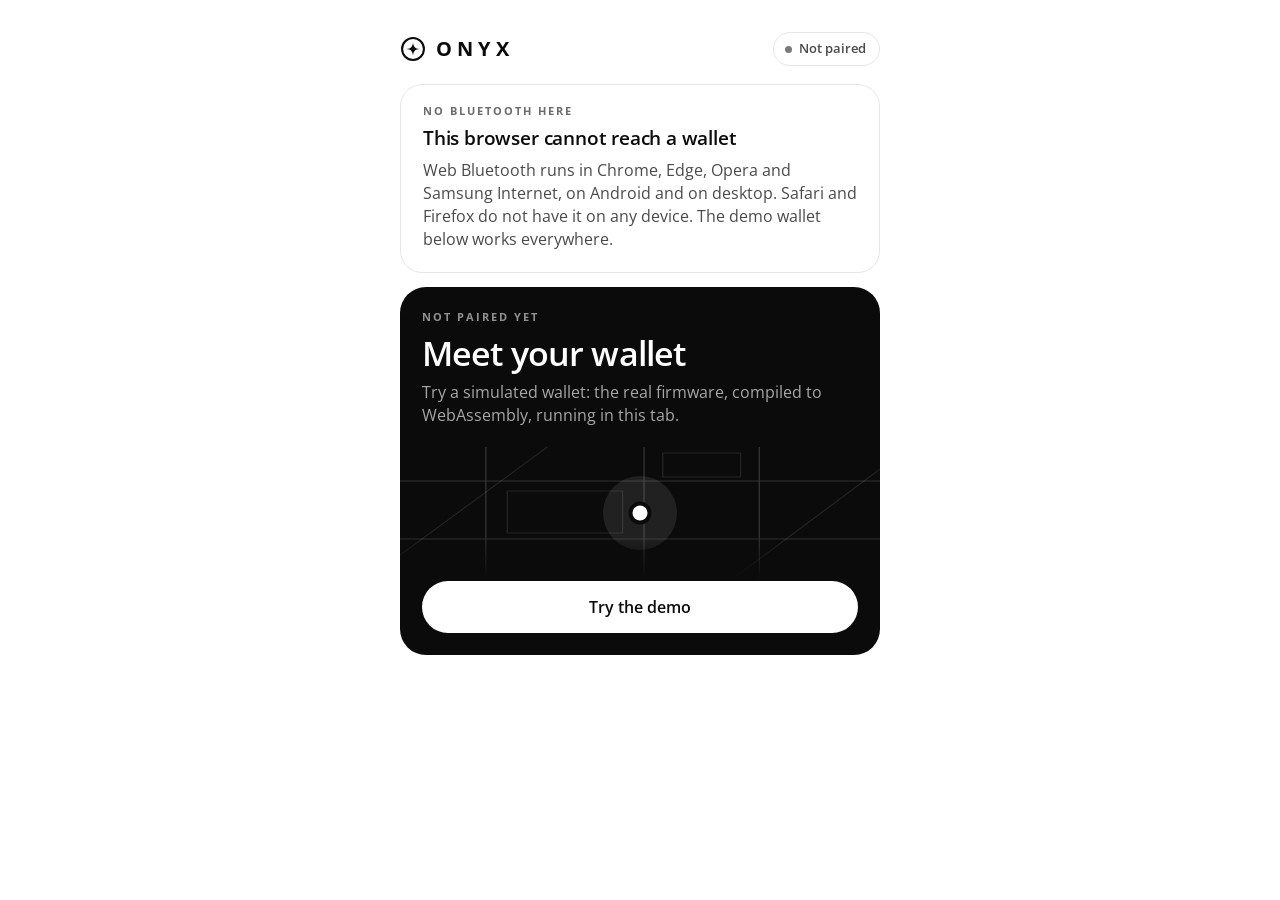
<file: mono_app/index.html>
<!doctype html>
<html lang="en">
<head>
<meta charset="utf-8">
<meta name="viewport" content="width=device-width,initial-scale=1,viewport-fit=cover">
<meta name="color-scheme" content="light dark">
<meta name="theme-color" content="#FFFFFF" media="(prefers-color-scheme: light)">
<meta name="theme-color" content="#0B0B0B" media="(prefers-color-scheme: dark)">
<meta name="description" content="ONYX - the companion app for the MONO fingerprint wallet. Open it, ring it, and find where you left it.">
<title>ONYX</title>
<link rel="manifest" href="manifest.webmanifest">
<link rel="icon" href="icons/icon.svg" type="image/svg+xml">
<link rel="apple-touch-icon" href="icons/icon-192.png">
<link rel="preconnect" href="https://fonts.googleapis.com">
<link rel="preconnect" href="https://fonts.gstatic.com" crossorigin>
<link rel="stylesheet" href="https://fonts.googleapis.com/css2?family=Open+Sans:wght@400;600;700&display=swap">
<link rel="stylesheet" href="styles.css">
<script type="module" src="js/app.js"></script>
</head>
<body>

<!-- ============================================================ ICONS == -->
<svg width="0" height="0" style="position:absolute" aria-hidden="true">
  <symbol id="i-logo" viewBox="0 0 100 100"><circle cx="50" cy="50" r="42" fill="none" stroke="currentColor" stroke-width="8"/><path d="M50 25C52 42 58 48 75 50 58 52 52 58 50 75 48 58 42 52 25 50 42 48 48 42 50 25Z" fill="currentColor" stroke="none"/></symbol>
  <symbol id="i-bt" viewBox="0 0 24 24"><path d="M8 7.5 16 16.5 12 20V4l4 3.5L8 16.5"/></symbol>
  <symbol id="i-bell" viewBox="0 0 24 24"><path d="M12 3.5A5.5 5.5 0 0 0 6.5 9c0 4.2-1.5 5.5-1.5 5.5h14S17.5 13.2 17.5 9A5.5 5.5 0 0 0 12 3.5Z"/><path d="M10.2 17.5a2 2 0 0 0 3.6 0"/></symbol>
  <symbol id="i-lock" viewBox="0 0 24 24"><rect x="5" y="10.5" width="14" height="10" rx="3"/><path d="M8.2 10.5V8a3.8 3.8 0 0 1 7.6 0v2.5"/></symbol>
  <symbol id="i-lock-open" viewBox="0 0 24 24"><rect x="5" y="10.5" width="14" height="10" rx="3"/><path d="M8.2 10.5V8a3.8 3.8 0 0 1 7.6 0"/></symbol>
  <symbol id="i-finger" viewBox="0 0 24 24"><path d="M12 20.5c-1.9 0-3.4-1.5-3.4-3.4V9.9a3.4 3.4 0 0 1 6.8 0v6.2"/><path d="M12 16.8V10.2"/><path d="M5.6 8.4a7.7 7.7 0 0 1 12.8 0"/></symbol>
  <symbol id="i-print" viewBox="0 0 24 24"><path d="M12 21.4c-2.1 0-3.8-1.7-3.8-3.8V9.4a3.8 3.8 0 0 1 7.6 0v7.2"/><path d="M12 17.6V9.8"/><path d="M4.9 7.6a8.4 8.4 0 0 1 14.2 0"/><path d="M6.6 11.2a6 6 0 0 1 10.8 0"/></symbol>
  <symbol id="i-chev" viewBox="0 0 24 24"><path d="M9.5 5.5 16 12l-6.5 6.5"/></symbol>
  <symbol id="i-back" viewBox="0 0 24 24"><path d="M14.5 5.5 8 12l6.5 6.5"/></symbol>
  <symbol id="i-sliders" viewBox="0 0 24 24"><path d="M4 8h11M19.5 8h.5M4 16h4M12 16h8"/><circle cx="17" cy="8" r="2.2"/><circle cx="10" cy="16" r="2.2"/></symbol>
  <symbol id="i-pin" viewBox="0 0 24 24"><path d="M12 21s6-5.4 6-9.7A6 6 0 0 0 6 11.3C6 15.6 12 21 12 21Z"/><circle cx="12" cy="11" r="2.2"/></symbol>
  <symbol id="i-clock" viewBox="0 0 24 24"><circle cx="12" cy="12" r="8"/><path d="M12 7.6V12l3.4 2"/></symbol>
  <symbol id="i-target" viewBox="0 0 24 24"><circle cx="12" cy="12" r="3"/><circle cx="12" cy="12" r="8.2" stroke-dasharray="2.5 3"/></symbol>
  <symbol id="i-out" viewBox="0 0 24 24"><path d="M8 16 16.5 7.5M9.5 7.5h7v7"/></symbol>
  <symbol id="i-refresh" viewBox="0 0 24 24"><path d="M19.4 12a7.4 7.4 0 1 1-2.6-5.6"/><path d="M19.4 4.4V7.2h-2.8"/></symbol>
  <symbol id="i-plus" viewBox="0 0 24 24"><path d="M12 6v12M6 12h12"/></symbol>
  <symbol id="i-key" viewBox="0 0 24 24"><circle cx="9.5" cy="12" r="3.4"/><path d="M12.9 12H20M17.2 12v3.2"/></symbol>
  <symbol id="i-leash" viewBox="0 0 24 24"><circle cx="6" cy="12" r="2.6"/><circle cx="18" cy="12" r="2.6"/><path d="M9.2 12h5.6" stroke-dasharray="2 2.6"/></symbol>
  <symbol id="i-pulse" viewBox="0 0 24 24"><path d="M3.5 12h3l2.2-5.4 3.2 10.8 2.2-5.4h6.4"/></symbol>
  <symbol id="i-info" viewBox="0 0 24 24"><circle cx="12" cy="12" r="8.2"/><path d="M12 11.2v5.4M12 8.1v.15"/></symbol>
  <symbol id="i-trash" viewBox="0 0 24 24"><path d="M5.5 8h13M9.6 8V6.2h4.8V8M7.6 8l.8 11h7.2l.8-11"/></symbol>
  <symbol id="i-x" viewBox="0 0 24 24"><path d="M6.5 6.5l11 11M17.5 6.5l-11 11"/></symbol>
  <symbol id="i-check" viewBox="0 0 24 24"><path d="M5 12.5 10 17.5 19 7"/></symbol>
  <symbol id="i-phone" viewBox="0 0 24 24"><rect x="7" y="3" width="10" height="18" rx="2.6"/><path d="M11 18h2"/></symbol>
  <symbol id="i-terminal" viewBox="0 0 24 24"><rect x="3.5" y="5" width="17" height="14" rx="3"/><path d="M7.5 10l2.5 2-2.5 2M12 15h4"/></symbol>
  <symbol id="i-chip" viewBox="0 0 24 24"><rect x="7" y="7" width="10" height="10" rx="2"/><path d="M10 4v3M14 4v3M10 17v3M14 17v3M4 10h3M4 14h3M17 10h3M17 14h3"/></symbol>
  <symbol id="i-up" viewBox="0 0 24 24"><path d="M12 19V6M6.5 11.5 12 6l5.5 5.5"/></symbol>
  <symbol id="i-shake" viewBox="0 0 24 24"><rect x="8" y="5" width="8" height="14" rx="2"/><path d="M4.5 9v6M19.5 9v6M2 11v2M22 11v2"/></symbol>
  <symbol id="i-away" viewBox="0 0 24 24"><rect x="3.5" y="6" width="7" height="12" rx="1.8"/><path d="M14 12h7M18 8.5 21.5 12 18 15.5"/></symbol>
  <symbol id="i-alert" viewBox="0 0 24 24"><path d="M12 4.2 20.8 19H3.2Z"/><path d="M12 10v4.2M12 16.8v.2"/></symbol>
  <symbol id="i-shield" viewBox="0 0 24 24"><path d="M12 3.5 19 6v5.5c0 4.2-3 7.6-7 9-4-1.4-7-4.8-7-9V6Z"/><path d="M9 12l2.2 2.2L15.5 10"/></symbol>
  <symbol id="i-drop" viewBox="0 0 24 24"><path d="M12 4s5.5 6 5.5 10a5.5 5.5 0 0 1-11 0C6.5 10 12 4 12 4Z"/></symbol>
  <symbol id="i-unlink" viewBox="0 0 24 24"><path d="M9.5 14.5 7.3 16.7a3 3 0 0 1-4.2-4.2l2.2-2.2M14.5 9.5l2.2-2.2a3 3 0 0 1 4.2 4.2l-2.2 2.2M4 4l16 16"/></symbol>
</svg>

<div class="ribbon" id="ribbon" hidden>
  <i class="live" aria-hidden="true"></i>
  <span class="long">Demo wallet &middot; the real firmware, running in your browser</span>
  <span class="short">Demo &middot; real firmware, in your browser</span>
  <button type="button" id="b-exitdemo">Leave demo</button>
</div>

<div id="app">

<!-- ============================================================ HOME == -->
<section class="screen on" id="s-home" aria-labelledby="heroTitle">
  <header class="topbar">
    <button type="button" class="brand" id="wordmark" aria-label="ONYX. Press and hold for the wallet console.">
      <svg aria-hidden="true"><use href="#i-logo"/></svg><b>ONYX</b>
    </button>
    <button type="button" class="pill" id="pill" data-conn="none">
      <i class="dot" aria-hidden="true"></i><span id="pillLabel">Not paired</span>
    </button>
  </header>

  <div class="notice" id="n-unsupported" hidden>
    <div class="label">No Bluetooth here</div>
    <h3>This browser cannot reach a wallet</h3>
    <p>Web Bluetooth runs in Chrome, Edge, Opera and Samsung Internet, on Android and on desktop. Safari and Firefox do not have it on any device. The demo wallet below works everywhere.</p>
  </div>
  <div class="notice" id="n-insecure" hidden>
    <div class="label">Needs HTTPS</div>
    <h3>Open this over a secure link</h3>
    <p>Web Bluetooth only runs on a secure origin: GitHub Pages, any HTTPS host, or localhost.</p>
  </div>

  <div class="slab alarm" id="alarmCard" role="alert" hidden>
    <div class="label">Alarm</div>
    <h2 class="h-card">Something moved your wallet</h2>
    <p class="dim">It locked itself and it is beeping. Touch the sensor on the wallet, or stop it from here.</p>
    <button type="button" class="btn btn-solid btn-wide" id="b-alarmstop">Hold to stop the alarm</button>
  </div>

  <div class="slab hero" id="hero" data-near="0">
    <div class="label" id="heroLabel">Not paired yet</div>
    <h1 class="h-hero" id="heroTitle">Meet your wallet</h1>
    <p class="dim" id="heroSub">Pair the wallet in your pocket, or try a simulated one that runs the real firmware right here.</p>

    <div class="hero-map" aria-hidden="true">
      <svg class="art" viewBox="0 0 358 132" preserveAspectRatio="none" fill="none" stroke="currentColor" stroke-width="1">
        <path d="M-10 34h380M-10 92h380M64 -10v152M182 -10v152M268 -10v152" stroke-opacity=".16"/>
        <path d="M-10 118 120 -10M238 142 358 22" stroke-opacity=".1"/>
        <rect x="80" y="44" width="86" height="42" stroke-opacity=".1"/>
        <rect x="196" y="6" width="58" height="24" stroke-opacity=".1"/>
      </svg>
      <i class="halo"></i><i class="wave"></i><i class="wave"></i><i class="dot"></i><i class="fade"></i>
    </div>

    <div class="hero-btns" id="heroIdle">
      <button type="button" class="btn btn-solid" id="b-pair"><svg class="i" aria-hidden="true"><use href="#i-bt"/></svg><span id="b-pairLabel">Pair a wallet</span></button>
      <button type="button" class="btn btn-ghost" id="b-demo">Try the demo</button>
    </div>
    <div class="hero-btns" id="heroLinked" hidden>
      <button type="button" class="btn btn-ghost" id="b-seemap">See the map</button>
      <button type="button" class="btn btn-solid" id="b-ring"><svg class="i" aria-hidden="true"><use href="#i-bell"/></svg><span id="ringLabel">Ring it</span></button>
    </div>
  </div>

  <div class="card homecard" id="statusCard" hidden>
    <div class="row">
      <svg class="i" aria-hidden="true"><use id="latchIcon" href="#i-lock"/></svg>
      <span class="grow t-row">Wallet</span>
      <span class="t-val" id="latchWord">&mdash;</span>
    </div>
    <div class="row">
      <svg class="i" viewBox="0 0 24 24" aria-hidden="true"><rect x="3" y="8" width="16" height="9" rx="3"/><path d="M21.2 11v3"/><rect id="battFill" x="5.6" y="10.6" width="0" height="3.8" rx="1.2" fill="currentColor" stroke="none"/></svg>
      <span class="grow t-row">Battery</span>
      <span class="t-val num" id="battWord">&mdash;</span>
    </div>
    <button type="button" class="rowbtn" id="b-gofingers">
      <svg class="i" aria-hidden="true"><use href="#i-finger"/></svg>
      <span class="grow t-row">Fingers that can open it</span>
      <span class="t-val num" id="fingerCount">&mdash;</span>
      <svg class="i chev" aria-hidden="true"><use href="#i-chev"/></svg>
    </button>
  </div>

  <div class="stack actions" id="homeActions" hidden>
    <button type="button" class="btn btn-primary" id="b-holdopen"><svg class="i" aria-hidden="true"><use href="#i-lock-open"/></svg><span id="openLabel">Hold to open</span></button>
    <button type="button" class="btn btn-light" id="b-gosettings"><svg class="i" aria-hidden="true"><use href="#i-sliders"/></svg>Settings</button>
  </div>
</section>

<!-- ============================================================ PAIR == -->
<section class="screen tall" id="s-pair" aria-labelledby="pairTitle">
  <div class="crumb" style="padding:0 0 4px;margin-left:-8px">
    <button type="button" class="btn btn-back" id="b-pairback" aria-label="Back"><svg class="i" aria-hidden="true"><use href="#i-back"/></svg></button>
  </div>
  <div class="center">
    <div class="pad" id="pairPad" data-mode="busy">
      <i class="edge"></i><i class="fill"></i><i class="wave"></i><i class="wave"></i>
      <svg class="ring" viewBox="0 0 196 196" aria-hidden="true"><circle class="track" cx="98" cy="98" r="96"/><circle class="arc" id="pairArc" cx="98" cy="98" r="96" stroke-dasharray="603.2" stroke-dashoffset="603.2"/></svg>
      <svg class="i glyph" aria-hidden="true"><use id="pairGlyph" href="#i-shield"/></svg>
    </div>
    <h2 id="pairTitle">Saying hello</h2>
    <p id="pairBody">Checking who this wallet belongs to.</p>
  </div>
  <div class="stack">
    <button type="button" class="btn btn-primary" id="pairCta" hidden>Done</button>
    <button type="button" class="btn btn-alt" id="pairAlt">Cancel</button>
  </div>
</section>

<!-- ============================================================ FIND == -->
<section class="screen" id="s-find" aria-labelledby="fixAgo">
  <div class="crumb"><button type="button" class="btn btn-back nav-home" aria-label="Back"><svg class="i" aria-hidden="true"><use href="#i-back"/></svg></button><b>Where it was</b></div>
  <div class="map" aria-hidden="true">
    <svg class="art" viewBox="0 0 402 300" preserveAspectRatio="none" fill="none" stroke="currentColor" stroke-width="1">
      <path d="M-10 62h420M-10 152h420M-10 236h420M58 -10v320M158 -10v320M262 -10v320M340 -10v320" stroke-opacity=".15"/>
      <path d="M-10 268 140 -10M260 320 420 130" stroke-opacity=".09" stroke-width="10"/>
      <rect x="72" y="76" width="72" height="62" stroke-opacity=".09"/><rect x="176" y="170" width="70" height="52" stroke-opacity=".09"/><rect x="278" y="76" width="50" height="62" stroke-opacity=".09"/>
    </svg>
    <i class="zone"></i><i class="dot"></i>
  </div>
  <div class="page" style="padding-top:26px">
    <h1 class="h-card" style="margin:0" id="fixAgo">No position recorded yet</h1>
    <p class="lede" id="fixLede">This is where <b>your phone</b> was standing when it lost the wallet. The wallet has no GPS of its own, so this is where you lost it, not where it is now.</p>
    <div class="card" style="margin-top:22px">
      <div class="row"><svg class="i" aria-hidden="true"><use href="#i-pin"/></svg><span class="grow t-row">Position</span><span class="t-dim num" id="fixPos">&mdash;</span></div>
      <div class="row"><svg class="i" aria-hidden="true"><use href="#i-clock"/></svg><span class="grow t-row">Recorded</span><span class="t-dim" id="fixWhen">&mdash;</span></div>
      <div class="row"><svg class="i" aria-hidden="true"><use href="#i-target"/></svg><span class="grow t-row">How exact</span><span class="t-dim" id="fixAcc">&mdash;</span></div>
    </div>
    <div class="stack" style="margin-top:22px">
      <button type="button" class="btn btn-primary" id="b-maps"><svg class="i" aria-hidden="true"><use href="#i-out"/></svg>Open in Maps</button>
      <button type="button" class="btn btn-light" id="b-updatefix"><svg class="i" aria-hidden="true"><use href="#i-refresh"/></svg><span id="fixBtnLabel">Record where I am now</span></button>
    </div>
    <p class="hint" id="fixHint" hidden><svg class="i" aria-hidden="true"><use href="#i-info"/></svg><span>Turn on <b>Remember where I lose it</b> in Settings and the app records a position every time the wallet drops out of range.</span></p>
  </div>
</section>

<!-- ========================================================= FINGERS == -->
<section class="screen" id="s-fingers" aria-labelledby="fingersTitle">
  <div class="crumb"><button type="button" class="btn btn-back nav-home" aria-label="Back"><svg class="i" aria-hidden="true"><use href="#i-back"/></svg></button><b>Fingers</b></div>
  <div class="page">
    <h1 class="h-page" id="fingersTitle">Fingers that can open it</h1>
    <p class="lede">Each finger is saved on the wallet itself, never on your phone. Names live on this phone. You can add up to ten.</p>
    <div class="card" style="margin-top:24px">
      <div id="fingerList"></div>
      <button type="button" class="rowbtn tall" id="b-goenroll">
        <svg class="i" aria-hidden="true"><use href="#i-plus"/></svg>
        <span class="grow t-row" style="font-weight:600">Add a finger</span>
        <svg class="i chev" aria-hidden="true"><use href="#i-chev"/></svg>
      </button>
    </div>
    <p class="hint" id="fingersOffline" hidden><svg class="i" aria-hidden="true"><use href="#i-bt"/></svg><span>Connect to the wallet to add or remove fingers.</span></p>
    <button type="button" class="btn btn-quiet btn-wide" style="margin-top:22px" id="b-removeall">Remove every finger</button>
  </div>
</section>

<!-- ========================================================== ENROLL == -->
<section class="screen tall" id="s-enroll" aria-labelledby="enrollTitle">
  <div class="bars" aria-hidden="true"><i id="bar1"></i><i id="bar2"></i></div>
  <div class="center" aria-live="polite">
    <div class="pad" id="enrollPad" data-mode="listen">
      <i class="edge"></i><i class="fill"></i><i class="wave"></i><i class="wave"></i>
      <svg class="i glyph" aria-hidden="true"><use id="enrollGlyph" href="#i-print"/></svg>
    </div>
    <h2 id="enrollTitle">Rest your finger on the sensor</h2>
    <p id="enrollBody">Cover the small silver circle on the front of the wallet and hold still.</p>
  </div>
  <div class="stack">
    <button type="button" class="btn btn-primary" id="enrollCta" disabled>Waiting for the sensor</button>
    <button type="button" class="btn btn-alt" id="enrollAlt">Cancel</button>
  </div>
</section>

<!-- ======================================================== SETTINGS == -->
<section class="screen" id="s-settings" aria-labelledby="settingsTitle">
  <div class="crumb"><button type="button" class="btn btn-back nav-home" aria-label="Back"><svg class="i" aria-hidden="true"><use href="#i-back"/></svg></button><b>Settings</b></div>
  <div class="page">
    <h1 class="h-page" id="settingsTitle">How it behaves</h1>
    <p class="hint" id="settingsOffline" hidden><svg class="i" aria-hidden="true"><use href="#i-bt"/></svg><span>The wallet keeps these itself. Connect to it to change them.</span></p>

    <div class="group">Opening &amp; closing</div>
    <div class="card">
      <button type="button" class="rowbtn tall" data-choice="relock"><svg class="i" aria-hidden="true"><use href="#i-clock"/></svg><span class="grow t-row">Lock itself again</span><span class="t-dim" data-word="relock">&mdash;</span><svg class="i chev" aria-hidden="true"><use href="#i-chev"/></svg></button>
      <button type="button" class="rowbtn tall" data-choice="tries"><svg class="i" aria-hidden="true"><use href="#i-key"/></svg><span class="grow t-row">Wrong-finger tries</span><span class="t-dim" data-word="tries">&mdash;</span><svg class="i chev" aria-hidden="true"><use href="#i-chev"/></svg></button>
    </div>

    <div class="group">Keeping it safe</div>
    <div class="card">
      <button type="button" class="rowbtn tall" data-choice="leash"><svg class="i" aria-hidden="true"><use href="#i-leash"/></svg><span class="grow t-row">Tell me if I walk off</span><span class="t-dim" data-word="leash">&mdash;</span><svg class="i chev" aria-hidden="true"><use href="#i-chev"/></svg></button>
      <button type="button" class="rowbtn tall" data-choice="nudge"><svg class="i" aria-hidden="true"><use href="#i-pulse"/></svg><span class="grow t-row">Alarm if grabbed</span><span class="t-dim" data-word="nudge">&mdash;</span><svg class="i chev" aria-hidden="true"><use href="#i-chev"/></svg></button>
    </div>

    <div class="group">This phone</div>
    <div class="card">
      <div class="row tall">
        <svg class="i" aria-hidden="true"><use href="#i-pin"/></svg>
        <span class="grow"><span class="t-row" id="geoLabel">Remember where I lose it</span><span class="t-sub" style="display:block">Asks for your location only when the wallet drops out of range.</span></span>
        <button type="button" class="switch" role="switch" id="b-geo" aria-checked="false" aria-labelledby="geoLabel"></button>
      </div>
      <button type="button" class="rowbtn tall" id="b-goconsole"><svg class="i" aria-hidden="true"><use href="#i-terminal"/></svg><span class="grow t-row">Wallet console</span><svg class="i chev" aria-hidden="true"><use href="#i-chev"/></svg></button>
    </div>

    <div class="group">This wallet</div>
    <div class="card">
      <div class="row tall"><svg class="i" aria-hidden="true"><use href="#i-info"/></svg><span class="grow t-row">Name</span><span class="t-dim" id="walletName">Not paired</span></div>
      <div class="row tall"><svg class="i" aria-hidden="true"><use href="#i-chip"/></svg><span class="grow t-row">Firmware</span><span class="t-dim" id="walletFw">&mdash;</span></div>
      <div class="row tall"><svg class="i" aria-hidden="true"><use href="#i-phone"/></svg><span class="grow t-row">Phones paired</span><span class="t-dim num" id="walletPhones">&mdash;</span></div>
      <button type="button" class="rowbtn tall" id="b-forget"><svg class="i" aria-hidden="true"><use href="#i-trash"/></svg><span class="grow t-row">Forget it on this phone</span></button>
      <button type="button" class="rowbtn tall" id="b-unpair"><svg class="i" aria-hidden="true"><use href="#i-unlink"/></svg><span class="grow t-row">Unpair every phone</span></button>
    </div>
    <p class="foot">ONYX talks to the wallet over Bluetooth, and only after the wallet has checked this phone's key. Nothing about your fingers ever leaves the wallet.</p>
  </div>
</section>

<!-- ========================================================== CHOICE == -->
<section class="screen" id="s-choice" aria-labelledby="choiceTitle">
  <div class="crumb"><button type="button" class="btn btn-back" id="b-backsettings" aria-label="Back to settings"><svg class="i" aria-hidden="true"><use href="#i-back"/></svg></button><b>Settings</b></div>
  <div class="page">
    <h1 class="h-page" id="choiceTitle"></h1>
    <p class="lede" id="choiceBody"></p>
    <div class="card" style="margin-top:26px" id="choiceList" role="radiogroup" aria-labelledby="choiceTitle"></div>
    <p class="foot" id="choiceFoot"></p>
  </div>
</section>

<!-- ========================================================= CONSOLE == -->
<section class="screen tall" id="s-console" aria-labelledby="consoleTitle" style="padding-left:0;padding-right:0">
  <div class="crumb"><button type="button" class="btn btn-back" id="b-consoleback" aria-label="Back"><svg class="i" aria-hidden="true"><use href="#i-back"/></svg></button><b id="consoleTitle">Wallet console</b></div>
  <div style="flex:1;display:flex;flex-direction:column;padding:0 20px">
    <div id="log" role="log" aria-live="polite"></div>
    <form class="console-input" id="consoleForm" autocomplete="off">
      <input id="consoleCmd" placeholder="Type a command - HELP lists them" aria-label="Command" spellcheck="false" autocapitalize="characters">
      <button type="submit" class="btn btn-small">Send</button>
    </form>
    <div class="console-btns">
      <button type="button" class="btn btn-small" data-cmd="STATUS">Status</button>
      <button type="button" class="btn btn-small" data-cmd="GET">Settings</button>
      <button type="button" class="btn btn-small" data-cmd="LIST">Fingers</button>
      <button type="button" class="btn btn-small" data-cmd="LOCK">Lock</button>
      <button type="button" class="btn btn-small" data-cmd="CLEAR">Clear</button>
      <button type="button" class="btn btn-small" id="b-clearlog">Clear log</button>
    </div>
  </div>
</section>

</div><!-- /#app -->

<!-- ================================================== HOLD OVERLAY == -->
<div class="overlay slab" id="hold" role="dialog" aria-modal="true" aria-labelledby="holdTitle" style="border-radius:0">
  <div class="top"><button type="button" class="btn-close" id="b-closehold" aria-label="Close"><svg class="i" aria-hidden="true"><use href="#i-x"/></svg></button></div>
  <div class="center" style="padding-bottom:24px">
    <button type="button" class="holdpad" id="holdpad" data-phase="idle" aria-describedby="holdBody">
      <svg class="ring" viewBox="0 0 236 236" aria-hidden="true"><circle class="track" cx="118" cy="118" r="112"/><circle class="arc" cx="118" cy="118" r="112"/></svg>
      <span class="holdcore"><svg class="i" aria-hidden="true"><use id="holdGlyph" href="#i-lock"/></svg></span>
    </button>
    <h2 id="holdTitle">Hold to open</h2>
    <p class="dim" id="holdBody" aria-live="polite">Press and keep your finger down for a second. It will not open on a single tap.</p>
  </div>
  <button type="button" class="btn btn-onslab" id="b-holdcta">Not now</button>
</div>

<div id="sheetHost"></div>
<div id="toastHost" aria-live="polite"></div>
<div id="benchHost"></div>

<!-- ====================================================== LAUNCH VEIL == -->
<div id="veil" aria-hidden="true">
  <div class="mark"><i></i>
    <svg viewBox="0 0 100 100"><circle class="ring" cx="50" cy="50" r="42"/><path class="star" d="M50 25C52 42 58 48 75 50 58 52 52 58 50 75 48 58 42 52 25 50 42 48 48 42 50 25Z"/></svg>
  </div>
  <b>ONYX</b>
  <small>Your wallet, closed</small>
</div>
<noscript><p style="padding:24px;font-family:system-ui">ONYX needs JavaScript to talk to your wallet.</p></noscript>
</body>
</html>
</file>
<file: mono_app/styles.css>
/* ===========================================================================
   ONYX  -  the design system
   ---------------------------------------------------------------------------
   Monochrome on purpose: nine roles and nothing else. Emphasis comes from
   weight, size and inversion, never from hue. In the dark, the page turns
   black and the slab surfaces (hero, primary buttons, the alarm) turn white,
   so the contrast that makes the design stays exactly where it was.
   =========================================================================== */

:root {
  color-scheme: light dark;

  --bg:        #FFFFFF;
  --fg:        #0B0B0B;   /* text and glyphs */
  --body:      #4A4A4A;   /* paragraph text */
  --meta:      #6B6B6B;   /* the second line under a title */
  --chev:      #7A7A7A;   /* chevrons and muted glyphs */
  --rule:      #E6E6E6;   /* card borders and row separators */
  --wash:      #F5F5F5;   /* hover, and the picked row of a choice list */
  --edge:      #DADADA;   /* border of a light pill button */
  --ring:      #D2D2D2;   /* the unpicked radio ring */
  --strong:    #0B0B0B;   /* the slab: hero, primary buttons, the alarm */
  --on-strong: #FFFFFF;

  --ease: cubic-bezier(.22, 1, .36, 1);
  --font: "Open Sans", system-ui, -apple-system, "Segoe UI", sans-serif;
  --mono: ui-monospace, "SF Mono", SFMono-Regular, Menlo, Consolas, monospace;

  /* The design sits in a 402 x 874 phone mock whose 62 px top padding clears
     a drawn status bar. On a real phone there is a real one instead: take
     whichever is larger, the design's figure or the notch plus a gap. */
  --pad-top: max(18px, calc(env(safe-area-inset-top, 0px) + 10px));
  --pad-bot: max(36px, calc(env(safe-area-inset-bottom, 0px) + 24px));
}

@media (prefers-color-scheme: dark) {
  :root:not([data-theme="light"]) {
    --bg: #0B0B0B; --fg: #F4F4F4; --body: #B9B9B9; --meta: #8E8E8E; --chev: #7C7C7C;
    --rule: #242424; --wash: #171717; --edge: #333333; --ring: #3D3D3D;
    --strong: #F4F4F4; --on-strong: #0B0B0B;
  }
}
:root[data-theme="dark"] {
  --bg: #0B0B0B; --fg: #F4F4F4; --body: #B9B9B9; --meta: #8E8E8E; --chev: #7C7C7C;
  --rule: #242424; --wash: #171717; --edge: #333333; --ring: #3D3D3D;
  --strong: #F4F4F4; --on-strong: #0B0B0B;
}

* { box-sizing: border-box; }
html, body { margin: 0; }
html { -webkit-text-size-adjust: 100%; }
body {
  background: var(--bg); color: var(--fg); font-family: var(--font);
  -webkit-font-smoothing: antialiased; -webkit-tap-highlight-color: transparent;
}
button, input { font: inherit; color: inherit; }
button { cursor: pointer; }
button:disabled { cursor: default; }
svg.i { width: 1em; height: 1em; flex: none; fill: none; stroke: currentColor; stroke-width: 1.6;
        stroke-linecap: round; stroke-linejoin: round; }
:focus { outline: none; }
:focus-visible { outline: 2px solid var(--fg); outline-offset: 3px; border-radius: 12px; }
.slab :focus-visible, .overlay :focus-visible { outline-color: var(--on-strong); }
.sr { position: absolute; width: 1px; height: 1px; overflow: hidden; clip: rect(0 0 0 0); white-space: nowrap; }
[hidden] { display: none !important; }

/* ------------------------------------------------------------------ motion -- */
@keyframes rise   { from { opacity: 0; transform: translateY(12px); } to { opacity: 1; transform: none; } }
@keyframes fade   { from { opacity: 0; } to { opacity: 1; } }
@keyframes veil   { from { opacity: 1; } to { opacity: 0; visibility: hidden; } }
@keyframes draw   { from { stroke-dashoffset: 264; } to { stroke-dashoffset: 0; } }
@keyframes track  { from { opacity: 0; letter-spacing: .62em; } to { opacity: 1; letter-spacing: .26em; } }
@keyframes sheen  { from { opacity: 0; transform: scale(.6); } 45% { opacity: .5; } to { opacity: 0; transform: scale(1.9); } }
@keyframes breathe { 0%, 100% { transform: scale(1); opacity: .9; } 50% { transform: scale(1.06); opacity: 1; } }
@keyframes ripple { from { transform: scale(.65); opacity: .55; } to { transform: scale(1.45); opacity: 0; } }
@keyframes float  { 0%, 100% { transform: translateY(0); } 50% { transform: translateY(-9px); } }
@keyframes shake  { 10%, 90% { transform: translateX(-2px); } 20%, 80% { transform: translateX(4px); }
                    30%, 50%, 70% { transform: translateX(-7px); } 40%, 60% { transform: translateX(7px); } }
@keyframes spin   { to { transform: rotate(360deg); } }
@keyframes pulse  { 0%, 100% { opacity: 1; } 50% { opacity: .35; } }
@keyframes slide-up { from { transform: translateY(100%); } to { transform: none; } }
@keyframes toast-in { from { opacity: 0; transform: translate(-50%, 16px) scale(.98); } to { opacity: 1; transform: translate(-50%, 0); } }

@media (prefers-reduced-motion: reduce) {
  *, *::before, *::after { animation-duration: .01ms !important; animation-iteration-count: 1 !important;
                           animation-delay: 0ms !important; transition-duration: .01ms !important; }
}

/* ------------------------------------------------------------------- shell -- */
#app { position: relative; max-width: 520px; margin: 0 auto; min-height: 100vh; min-height: 100dvh; }
.screen { display: none; padding: var(--pad-top) 0 var(--pad-bot); }
.screen.on { display: block; }
.screen.tall { min-height: 100vh; min-height: 100dvh; flex-direction: column; padding: var(--pad-top) 20px var(--pad-bot); }
.screen.tall.on { display: flex; }
body.has-ribbon .screen { padding-top: calc(var(--pad-top) + 34px); }
/* --bench-h is the bench's measured height, set by demo.js */
body.has-bench #app { padding-bottom: var(--bench-h, 132px); }
body.has-bench .screen.tall { min-height: calc(100dvh - var(--bench-h, 132px)); padding-bottom: 20px; }
body.has-bench .overlay { bottom: var(--bench-h, 132px); }

/* --------------------------------------------------------------- type ----- */
.label   { font: 700 11px/1 var(--font); letter-spacing: .18em; text-transform: uppercase; }
.h-hero  { font: 600 34px/1.15 var(--font); letter-spacing: -.025em; margin: 12px 0 0; }
.h-page  { font: 600 30px/1.2 var(--font); letter-spacing: -.025em; margin: 0; }
.h-card  { font: 600 26px/1.2 var(--font); letter-spacing: -.02em; margin: 12px 0 0; }
.lede    { font: 400 17px/1.55 var(--font); color: var(--body); margin: 12px 0 0; }
.group   { font: 700 11px/1 var(--font); letter-spacing: .16em; color: var(--meta); margin: 30px 2px 12px; text-transform: uppercase; }
.foot    { font: 400 15px/1.5 var(--font); color: var(--meta); margin: 18px 2px 0; }
.num     { font-variant-numeric: tabular-nums; }

/* -------------------------------------------------------------- topbar ---- */
.topbar { display: flex; align-items: center; gap: 10px; padding: 14px 20px 18px; animation: rise .5s var(--ease) both; }
.brand { display: flex; align-items: center; gap: 10px; background: none; border: 0; padding: 4px; margin: -4px;
         -webkit-user-select: none; user-select: none; -webkit-touch-callout: none; color: var(--fg); }
.brand svg { width: 26px; height: 26px; }
.brand b { font: 700 20px/1 var(--font); letter-spacing: .26em; }
.pill {
  margin-left: auto; display: inline-flex; align-items: center; gap: 7px; height: 34px; padding: 0 13px 0 11px;
  border: 1px solid var(--rule); border-radius: 999px; background: var(--bg); white-space: nowrap;
  font: 600 12.5px/1 var(--font); color: var(--body); transition: background .16s ease, transform .13s var(--ease);
}
.pill:hover { background: var(--wash); }
.pill:active { transform: scale(.97); }
.pill .dot { width: 7px; height: 7px; border-radius: 99px; background: var(--chev); }
.pill[data-conn="ready"] .dot { background: var(--fg); box-shadow: 0 0 0 3px color-mix(in srgb, var(--fg) 14%, transparent); }
.pill[data-conn="connecting"] .dot, .pill[data-conn="handshake"] .dot,
.pill[data-conn="reconnecting"] .dot { animation: pulse 1s ease-in-out infinite; background: var(--fg); }

/* ------------------------------------------------------------- ribbon ----- */
.ribbon {
  position: fixed; top: 0; left: 0; right: 0; z-index: 70; height: 34px; display: flex; align-items: center;
  justify-content: center; gap: 10px; background: var(--strong); color: var(--on-strong);
  font: 600 12px/1 var(--font); letter-spacing: .02em; padding: 0 12px;
}
.ribbon button { background: none; border: 1px solid color-mix(in srgb, var(--on-strong) 35%, transparent);
                 color: inherit; border-radius: 99px; padding: 5px 10px; font: 600 11.5px/1 var(--font); }
.ribbon .live { width: 6px; height: 6px; border-radius: 9px; background: currentColor; animation: pulse 1.6s ease-in-out infinite; }
.ribbon span, .ribbon button { white-space: nowrap; }
.ribbon span { overflow: hidden; text-overflow: ellipsis; }
.ribbon .short { display: none; }
@media (max-width: 480px) { .ribbon .long { display: none; } .ribbon .short { display: inline; } }

/* --------------------------------------------------------------- slabs ---- */
.slab { background: var(--strong); color: var(--on-strong); border-radius: 26px; }
.slab .dim { color: color-mix(in srgb, var(--on-strong) 64%, transparent); }
.slab .label { color: color-mix(in srgb, var(--on-strong) 55%, transparent); }
.hero { margin: 0 20px; padding: 24px 22px 22px; animation: rise .55s var(--ease) .05s both; }
.hero p { font: 400 16px/1.45 var(--font); margin: 8px 0 0; }
.hero-map { position: relative; height: 132px; margin: 20px -22px 0; overflow: hidden; color: var(--on-strong); }
.hero-map svg.art { position: absolute; inset: 0; width: 100%; height: 100%; }
.hero-map .halo, .hero-map .dot, .hero-map .wave { position: absolute; left: 50%; top: 66px; transform: translate(-50%, -50%); border-radius: 999px; }
.hero-map .halo { width: 74px; height: 74px; background: color-mix(in srgb, var(--on-strong) 9%, transparent); }
.hero-map .wave { width: 74px; height: 74px; border: 1px solid color-mix(in srgb, var(--on-strong) 45%, transparent); opacity: 0; }
.hero-map .dot { width: 15px; height: 15px; background: var(--on-strong); box-shadow: 0 0 0 4px var(--strong); }
.hero[data-near="1"] .wave { animation: ripple 2.4s var(--ease) infinite; }
.hero[data-near="1"] .wave + .wave { animation-delay: 1.2s; }
.hero-map .fade { position: absolute; inset: auto 0 0 0; height: 44px; background: linear-gradient(transparent, var(--strong)); }
.hero-btns { display: flex; gap: 10px; margin-top: 2px; }

.alarm { margin: 0 20px 14px; padding: 22px; animation: rise .5s var(--ease) both, shake .6s ease .4s 2; }
.alarm p { font: 400 16px/1.5 var(--font); margin: 10px 0 18px; }

.notice { margin: 0 20px 14px; padding: 20px 22px; border: 1px solid var(--rule); border-radius: 22px; animation: rise .5s var(--ease) both; }
.notice h3 { font: 600 19px/1.3 var(--font); margin: 10px 0 0; letter-spacing: -.01em; }
.notice p { font: 400 15.5px/1.5 var(--font); color: var(--body); margin: 8px 0 0; }
.notice .label { color: var(--meta); }

/* ------------------------------------------------------- cards and rows -- */
.card { border: 1px solid var(--rule); border-radius: 22px; overflow: hidden; }
.homecard { margin: 26px 20px 0; animation: rise .55s var(--ease) .13s both; transition: opacity .3s ease; }
.homecard.stale { opacity: .55; }
.row, .rowbtn {
  display: flex; align-items: center; gap: 15px; width: 100%; min-height: 64px; padding: 0 20px;
  border: 0; border-bottom: 1px solid var(--rule); background: var(--bg); text-align: left; color: var(--fg);
}
.row:last-child, .rowbtn:last-child { border-bottom: 0; }
.rowbtn { transition: background .16s ease; }
.rowbtn:hover:not(:disabled) { background: var(--wash); }
.rowbtn:disabled { color: var(--meta); }
.row svg.i, .rowbtn svg.i { font-size: 23px; }
.row .grow, .rowbtn .grow { flex: 1; min-width: 0; }
.t-row { font: 400 17px/1.3 var(--font); }
.t-val { font: 600 17px/1.3 var(--font); white-space: nowrap; }
.t-dim { font: 600 16px/1.3 var(--font); color: var(--body); white-space: nowrap; }
.t-sub { font: 400 14px/1.3 var(--font); color: var(--meta); margin-top: 2px; }
.chev { font-size: 20px !important; color: var(--chev); }
.namebtn { display: flex; flex-direction: column; background: none; border: 0; padding: 10px 0; text-align: left; color: var(--fg); }
.namebtn:hover .t-row { text-decoration: underline; text-underline-offset: 3px; }
.tall { min-height: 68px; }

/* ------------------------------------------------------------- buttons ---- */
.btn { display: inline-flex; align-items: center; justify-content: center; gap: 10px; border-radius: 999px;
       transition: transform .13s var(--ease), background .16s ease, opacity .2s ease; -webkit-user-select: none; user-select: none; }
.btn:active:not(:disabled) { transform: scale(.975); }
.btn:disabled { opacity: .42; }
.btn svg.i { font-size: 21px; }
.btn-primary { min-height: 60px; border: 0; background: var(--strong); color: var(--on-strong); font: 600 18px/1 var(--font); }
.btn-light   { min-height: 56px; border: 1px solid var(--edge); background: var(--bg); color: var(--fg); font: 600 17px/1 var(--font); }
.btn-light:hover:not(:disabled) { background: var(--wash); }
.btn-ghost   { flex: 1; min-height: 52px; border: 1px solid color-mix(in srgb, var(--on-strong) 32%, transparent);
               background: transparent; color: var(--on-strong); font: 600 16px/1 var(--font); }
.btn-ghost:hover:not(:disabled) { background: color-mix(in srgb, var(--on-strong) 10%, transparent); }
.btn-solid   { flex: 1; min-height: 52px; border: 0; background: var(--on-strong); color: var(--strong); font: 600 16px/1 var(--font); }
.btn-wide    { width: 100%; }
.btn-back    { width: 48px; height: 48px; border: 0; background: transparent; color: var(--fg); }
.btn-back:hover { background: var(--wash); }
.btn-back svg.i { font-size: 24px; stroke-width: 1.9; }
.btn-small   { min-height: 44px; padding: 0 16px; border: 1px solid var(--edge); background: var(--bg); color: var(--fg); font: 600 14px/1 var(--font); flex: none; }
.btn-small:hover:not(:disabled) { background: var(--wash); }
.btn-quiet   { min-height: 48px; border: 0; background: transparent; color: var(--meta); font: 400 15px/1 var(--font);
               text-decoration: underline; text-underline-offset: 3px; }
.btn-quiet:hover:not(:disabled) { color: var(--fg); }
.btn-alt     { min-height: 52px; border: 0; background: transparent; color: var(--body); font: 600 16px/1 var(--font); }
.btn-alt:hover:not(:disabled) { background: var(--wash); }
.stack { display: flex; flex-direction: column; gap: 12px; }
.actions { margin: 26px 20px 0; animation: rise .55s var(--ease) .21s both; }
.crumb { display: flex; align-items: center; gap: 6px; padding: 10px 12px 12px; }
.crumb b { font: 600 19px/1 var(--font); }
.page { padding: 8px 20px 0; animation: rise .55s var(--ease) .06s both; }
.hint { display: flex; gap: 10px; align-items: flex-start; margin: 14px 2px 0; color: var(--meta); font: 400 14.5px/1.45 var(--font); }
.hint svg.i { font-size: 18px; margin-top: 1px; }

.spinner { width: 18px; height: 18px; border-radius: 99px; border: 2px solid currentColor; border-right-color: transparent; animation: spin .8s linear infinite; }

/* ---------------------------------------------------------------- pair ---- */
.center { flex: 1; display: flex; flex-direction: column; align-items: center; justify-content: center; text-align: center;
          padding-bottom: 32px; animation: rise .55s var(--ease) .05s both; }
.center h2 { font: 600 28px/1.25 var(--font); letter-spacing: -.02em; margin: 40px 0 0; max-width: 320px; }
.center p  { font: 400 17px/1.55 var(--font); color: var(--body); margin: 12px 0 0; max-width: 310px; }
.pad { position: relative; width: 196px; height: 196px; display: grid; place-items: center; color: var(--fg); }
.pad .edge { position: absolute; inset: 0; border-radius: 999px; border: 1px solid var(--rule); }
.pad .fill { position: absolute; inset: 22px; border-radius: 999px; background: var(--wash); transition: background .35s ease, transform .35s var(--ease); }
.pad .wave { position: absolute; inset: 22px; border-radius: 999px; border: 1.5px solid var(--fg); opacity: 0; }
.pad svg.glyph { position: relative; width: 86px; height: 86px; stroke-width: 1.15; transition: color .35s ease, transform .35s var(--ease); }
.pad svg.ring { position: absolute; inset: 0; width: 100%; height: 100%; transform: rotate(-90deg); }
.pad svg.ring circle { fill: none; stroke-width: 2; }
.pad svg.ring .track { stroke: var(--rule); }
.pad svg.ring .arc { stroke: var(--fg); stroke-linecap: round; transition: stroke-dashoffset 1s linear; }
.pad[data-mode="listen"] .wave { animation: ripple 1.8s var(--ease) infinite; }
.pad[data-mode="listen"] .wave + .wave { animation-delay: .9s; }
.pad[data-mode="listen"] .fill { animation: breathe 1.8s ease-in-out infinite; }
.pad[data-mode="lift"] svg.glyph { animation: float 1.3s ease-in-out infinite; }
.pad[data-mode="done"] .fill { background: var(--strong); transform: scale(1.04); }
.pad[data-mode="done"] svg.glyph { color: var(--on-strong); }
.pad[data-mode="fail"] { animation: shake .55s ease both; }
.pad[data-mode="busy"] .fill { animation: breathe 1.1s ease-in-out infinite; }
.bars { display: flex; align-items: center; gap: 8px; height: 48px; }
.bars i { height: 4px; flex: 1; border-radius: 999px; background: var(--rule); position: relative; overflow: hidden; }
.bars i.done { background: var(--fg); }
.bars i.now::after { content: ""; position: absolute; inset: 0; background: var(--fg); animation: pulse 1.2s ease-in-out infinite; }

/* -------------------------------------------------------------- choice ---- */
.choice { display: flex; align-items: center; gap: 16px; width: 100%; min-height: 74px; padding: 0 20px; border: 0;
          border-bottom: 1px solid var(--rule); background: var(--bg); text-align: left; transition: background .16s ease; }
.choice:last-child { border-bottom: 0; }
.choice:hover:not(:disabled), .choice[aria-checked="true"] { background: var(--wash); }
.choice b { display: block; font: 600 17px/1.3 var(--font); }
.choice small { display: block; font: 400 14.5px/1.35 var(--font); color: var(--meta); margin-top: 3px; }
.tick { width: 26px; height: 26px; border-radius: 999px; border: 1.5px solid var(--ring); display: grid; place-items: center; flex: none; color: var(--on-strong); }
.tick svg.i { font-size: 15px; stroke-width: 2.6; opacity: 0; }
.choice[aria-checked="true"] .tick { border-color: var(--strong); background: var(--strong); }
.choice[aria-checked="true"] .tick svg.i { opacity: 1; }
.choice .spinner { width: 16px; height: 16px; }

.switch { position: relative; width: 50px; height: 30px; flex: none; border-radius: 999px; background: var(--ring); border: 0;
          transition: background .2s ease; }
.switch::after { content: ""; position: absolute; top: 3px; left: 3px; width: 24px; height: 24px; border-radius: 99px;
                 background: var(--bg); transition: transform .25s var(--ease); box-shadow: 0 1px 3px rgba(0,0,0,.18); }
.switch[aria-checked="true"] { background: var(--strong); }
.switch[aria-checked="true"]::after { transform: translateX(20px); }

/* ---------------------------------------------------------------- find ---- */
.map { position: relative; height: 300px; background: var(--strong); color: var(--on-strong); overflow: hidden; animation: fade .6s ease both; }
.map svg.art { position: absolute; inset: 0; width: 100%; height: 100%; }
.map .zone { position: absolute; left: 50%; top: 150px; transform: translate(-50%, -50%); width: 150px; height: 150px; border-radius: 999px;
             background: color-mix(in srgb, var(--on-strong) 8%, transparent); border: 1px solid color-mix(in srgb, var(--on-strong) 20%, transparent); }
.map .dot { position: absolute; left: 50%; top: 150px; transform: translate(-50%, -50%); width: 17px; height: 17px; border-radius: 99px;
            background: var(--on-strong); box-shadow: 0 0 0 5px var(--strong); }

/* --------------------------------------------------------------- overlay -- */
.overlay {
  position: fixed; inset: 0; z-index: 80; display: none; flex-direction: column; max-width: 520px; margin: 0 auto;
  padding: max(20px, calc(env(safe-area-inset-top, 0px) + 10px)) 24px var(--pad-bot); animation: fade .25s ease both;
}
.overlay.on { display: flex; }
.overlay .top { display: flex; }
.btn-close { width: 48px; height: 48px; margin-left: auto; border: 0; border-radius: 999px; color: var(--on-strong);
             background: color-mix(in srgb, var(--on-strong) 10%, transparent); }
.btn-close svg.i { font-size: 20px; stroke-width: 1.9; }
.holdpad { position: relative; width: 236px; height: 236px; display: grid; place-items: center; border: 0; background: none;
           color: var(--on-strong); touch-action: none; -webkit-user-select: none; user-select: none; border-radius: 999px; }
.holdpad svg.ring { position: absolute; inset: 0; width: 236px; height: 236px; transform: rotate(-90deg); }
.holdpad svg.ring circle { fill: none; }
.holdpad .track { stroke: color-mix(in srgb, var(--on-strong) 18%, transparent); stroke-width: 2; }
.holdpad .arc { stroke: var(--on-strong); stroke-width: 3; stroke-linecap: round; stroke-dasharray: 703.7; stroke-dashoffset: 703.7;
                transition: stroke-dashoffset 260ms linear; }
.holdpad[data-phase="holding"] .arc { stroke-dashoffset: 0; transition-duration: 950ms; }
.holdpad[data-phase="sending"] .arc, .holdpad[data-phase="done"] .arc { stroke-dashoffset: 0; }
.holdpad[data-phase="sending"] svg.ring { animation: spin 1.4s linear infinite; }
.holdpad[data-phase="sending"] .arc { stroke-dasharray: 160 543.7; }
.holdcore { width: 150px; height: 150px; border-radius: 999px; display: grid; place-items: center;
            background: color-mix(in srgb, var(--on-strong) 10%, transparent); transition: background .3s ease, transform .3s var(--ease); }
.holdcore svg.i { font-size: 60px; stroke-width: 1.3; transition: color .3s ease; }
.holdpad[data-phase="done"] .holdcore { background: var(--on-strong); color: var(--strong); transform: scale(1.04); }
.holdpad[data-phase="error"] { animation: shake .55s ease both; }
.overlay h2 { font: 600 30px/1.2 var(--font); letter-spacing: -.025em; margin: 44px 0 0; }
.overlay p { font: 400 17px/1.55 var(--font); margin: 12px 0 0; max-width: 300px; }
.btn-onslab { min-height: 56px; border: 1px solid color-mix(in srgb, var(--on-strong) 28%, transparent); background: transparent;
              color: var(--on-strong); font: 600 17px/1 var(--font); }

/* ---------------------------------------------------------------- sheet --- */
.scrim { position: fixed; inset: 0; z-index: 85; background: rgba(11, 11, 11, .45); animation: fade .2s ease both; }
.sheet {
  position: fixed; left: 0; right: 0; bottom: 0; z-index: 86; margin: 0 auto; width: 100%; max-width: 520px; max-height: 88vh;
  display: flex; flex-direction: column; background: var(--bg); border-radius: 26px 26px 0 0;
  padding: 10px 20px var(--pad-bot); animation: slide-up .32s var(--ease) both; box-shadow: 0 -12px 40px rgba(0,0,0,.18);
}
.sheet .grab { width: 38px; height: 4px; border-radius: 999px; background: var(--rule); margin: 0 auto 18px; flex: none; }
.sheet h3 { font: 600 22px/1.25 var(--font); letter-spacing: -.015em; margin: 0; }
.sheet p { font: 400 16px/1.5 var(--font); color: var(--body); margin: 10px 0 0; }
.sheet .stack { margin-top: 22px; }
.field { width: 100%; min-height: 56px; border: 1px solid var(--edge); border-radius: 16px; padding: 0 16px; margin-top: 18px;
         background: var(--bg); font: 400 17px/1 var(--font); }
.field:focus { border-color: var(--fg); }
.btn-danger { min-height: 56px; border: 0; background: var(--strong); color: var(--on-strong); font: 600 17px/1 var(--font); }

/* ---------------------------------------------------------------- toast --- */
.toast {
  position: fixed; left: 50%; bottom: calc(var(--pad-bot) + 8px); z-index: 95; transform: translate(-50%, 0);
  width: max-content; max-width: min(440px, calc(100vw - 32px)); display: flex; align-items: center; gap: 12px;
  padding: 14px 18px; border-radius: 18px; background: var(--strong); color: var(--on-strong);
  font: 600 14.5px/1.4 var(--font); box-shadow: 0 10px 30px rgba(0,0,0,.25); animation: toast-in .3s var(--ease) both;
}
.toast svg.i { font-size: 19px; }
body.has-bench .toast { bottom: calc(var(--bench-h, 132px) + 16px); }

/* ----------------------------------------------------------------- bench -- */
.bench {
  position: fixed; left: 0; right: 0; bottom: 0; z-index: 60; margin: 0 auto; max-width: 520px;
  padding: 12px 14px calc(env(safe-area-inset-bottom, 0px) + 12px); background: var(--bg);
  border-top: 1px solid var(--rule); box-shadow: 0 -10px 30px rgba(0,0,0,.06); animation: slide-up .4s var(--ease) both;
}
.bench-head { display: flex; align-items: center; gap: 10px; margin: 0 4px 10px; }
.bench-head .label { color: var(--meta); }
.bench-state { margin-left: auto; display: flex; align-items: center; gap: 12px; font: 600 12px/1 var(--font); color: var(--body); }
.bench-state .led { width: 9px; height: 9px; border-radius: 9px; border: 1.5px solid var(--chev); }
.bench-state .led.on { background: var(--fg); border-color: var(--fg); box-shadow: 0 0 0 3px color-mix(in srgb, var(--fg) 18%, transparent); }
.bench-state .buzz { opacity: .25; transition: opacity .1s; }
.bench-state .buzz.on { opacity: 1; }
.bench-grid { display: grid; grid-template-columns: repeat(4, 1fr); gap: 8px; }
.bench-key {
  min-height: 58px; border: 1px solid var(--rule); border-radius: 16px; background: var(--wash); color: var(--fg);
  display: flex; flex-direction: column; align-items: center; justify-content: center; gap: 5px;
  font: 600 11.5px/1.15 var(--font); text-align: center; padding: 6px 4px; touch-action: none;
  transition: background .12s ease, transform .12s var(--ease);
}
.bench-key svg.i { font-size: 20px; }
.bench-key[aria-pressed="true"], .bench-key:active { background: var(--strong); color: var(--on-strong); border-color: var(--strong); transform: scale(.97); }

/* ---------------------------------------------------------------- console - */
#log { flex: 1; min-height: 200px; overflow-y: auto; background: var(--wash); border-radius: 18px; padding: 12px 14px;
       font: 400 11.5px/1.65 var(--mono); white-space: pre-wrap; word-break: break-word; }
#log .t { color: var(--chev); }
#log .rx { color: var(--body); }
#log .tx { color: var(--fg); font-weight: 600; }
#log .ev { color: var(--fg); }
#log .er { color: var(--fg); text-decoration: underline; text-underline-offset: 2px; }
.console-input { display: flex; gap: 8px; margin-top: 12px; }
.console-input input { flex: 1; min-height: 44px; border: 1px solid var(--edge); border-radius: 999px; padding: 0 16px;
                       background: var(--bg); font: 400 14px/1 var(--mono); }
.console-btns { display: flex; flex-wrap: wrap; gap: 8px; margin-top: 10px; }
.console-btns .btn-small { flex: 1 1 auto; min-width: 84px; }

/* ----------------------------------------------------------------- veil --- */
#veil { position: fixed; inset: 0; z-index: 100; background: #0B0B0B; color: #fff; display: flex; flex-direction: column;
        align-items: center; justify-content: center; animation: veil .45s cubic-bezier(.4, 0, 1, 1) 1.15s both; }
#veil.quick { animation-delay: 0s; animation-duration: .2s; }
#veil.gone { display: none; }
#veil .mark { position: relative; width: 132px; height: 132px; display: grid; place-items: center; }
#veil .mark i { position: absolute; inset: 0; border-radius: 999px; border: 1px solid rgba(255,255,255,.5); animation: sheen 2.4s var(--ease) .4s infinite; }
#veil svg { position: relative; width: 92px; height: 92px; }
#veil .ring { fill: none; stroke: #fff; stroke-width: 8; stroke-dasharray: 264; animation: draw .8s var(--ease) both; }
#veil .star { fill: #fff; animation: fade .4s var(--ease) .45s both; }
#veil b { font: 700 21px/1 var(--font); margin-top: 34px; animation: track .8s var(--ease) .5s both; }
#veil small { font: 400 13.5px/1 var(--font); color: rgba(255,255,255,.55); letter-spacing: .05em; margin-top: 14px; animation: fade .6s ease .8s both; }
</file>
